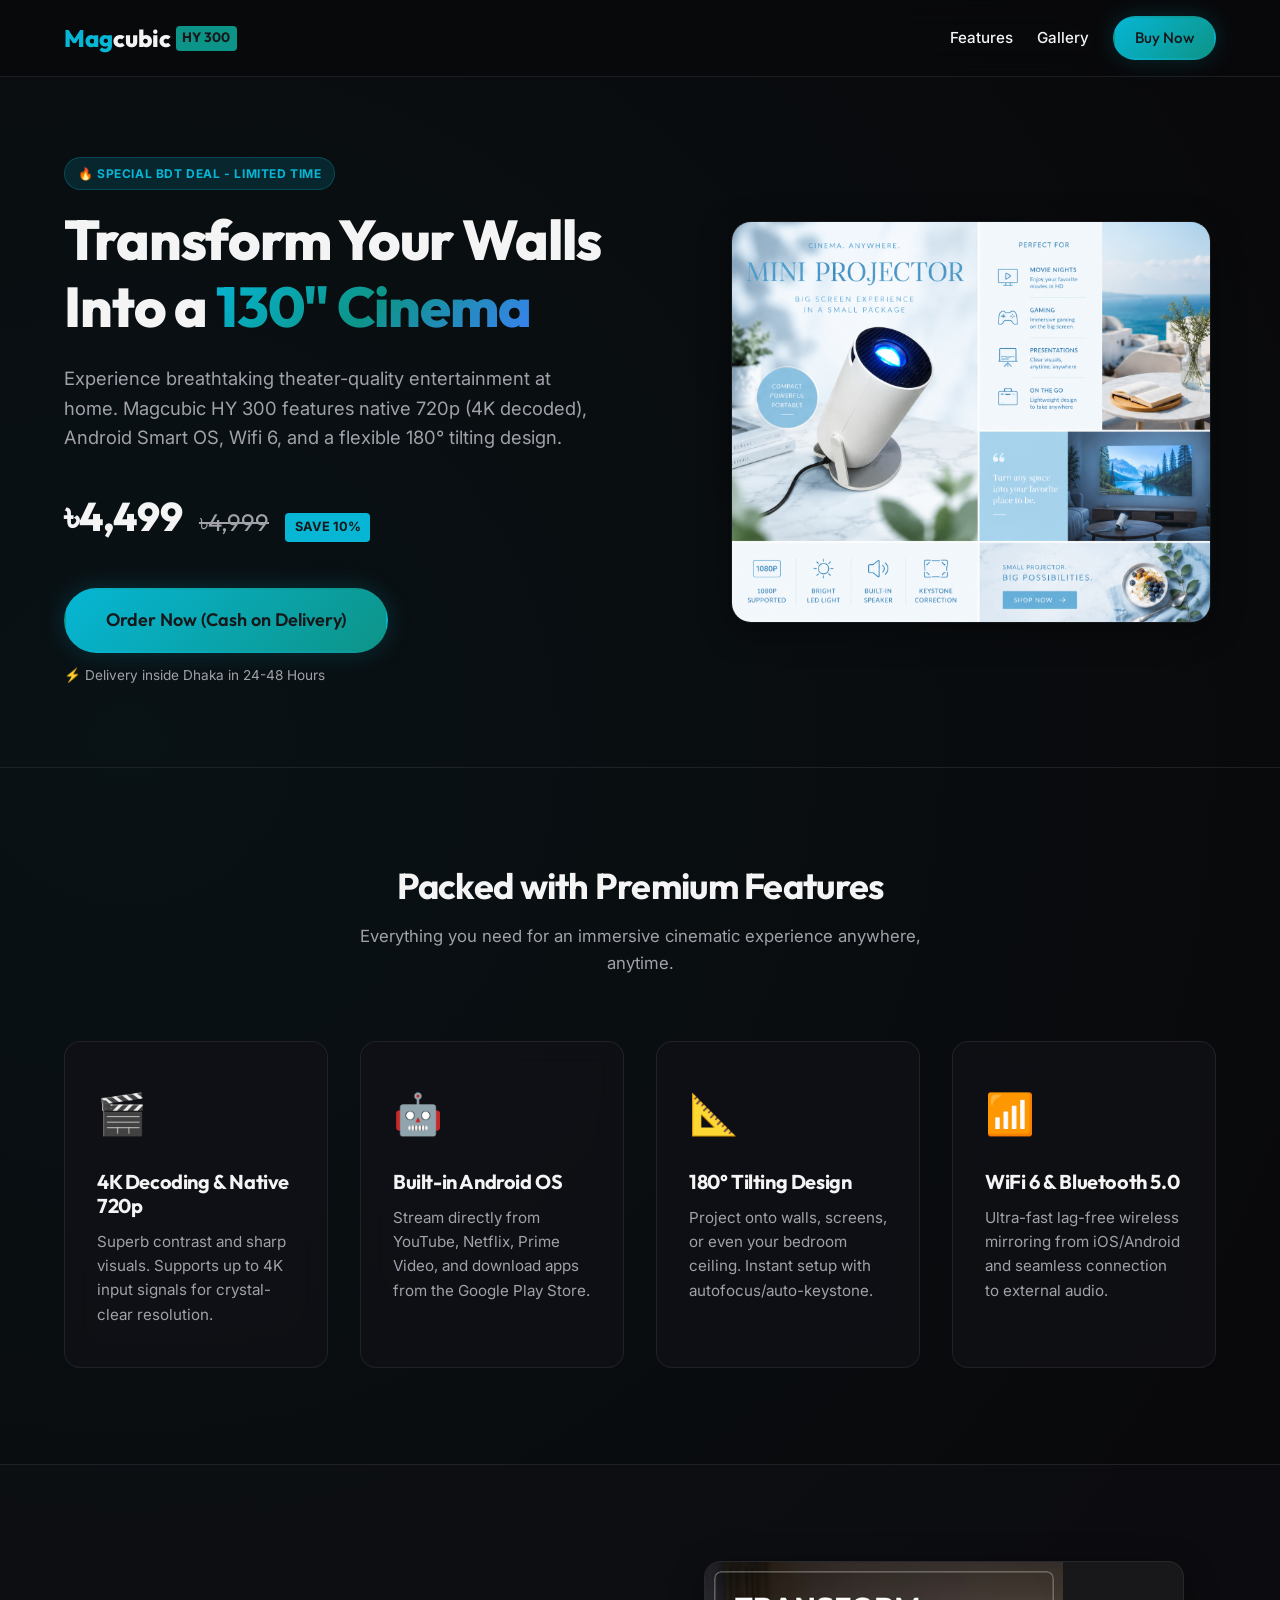
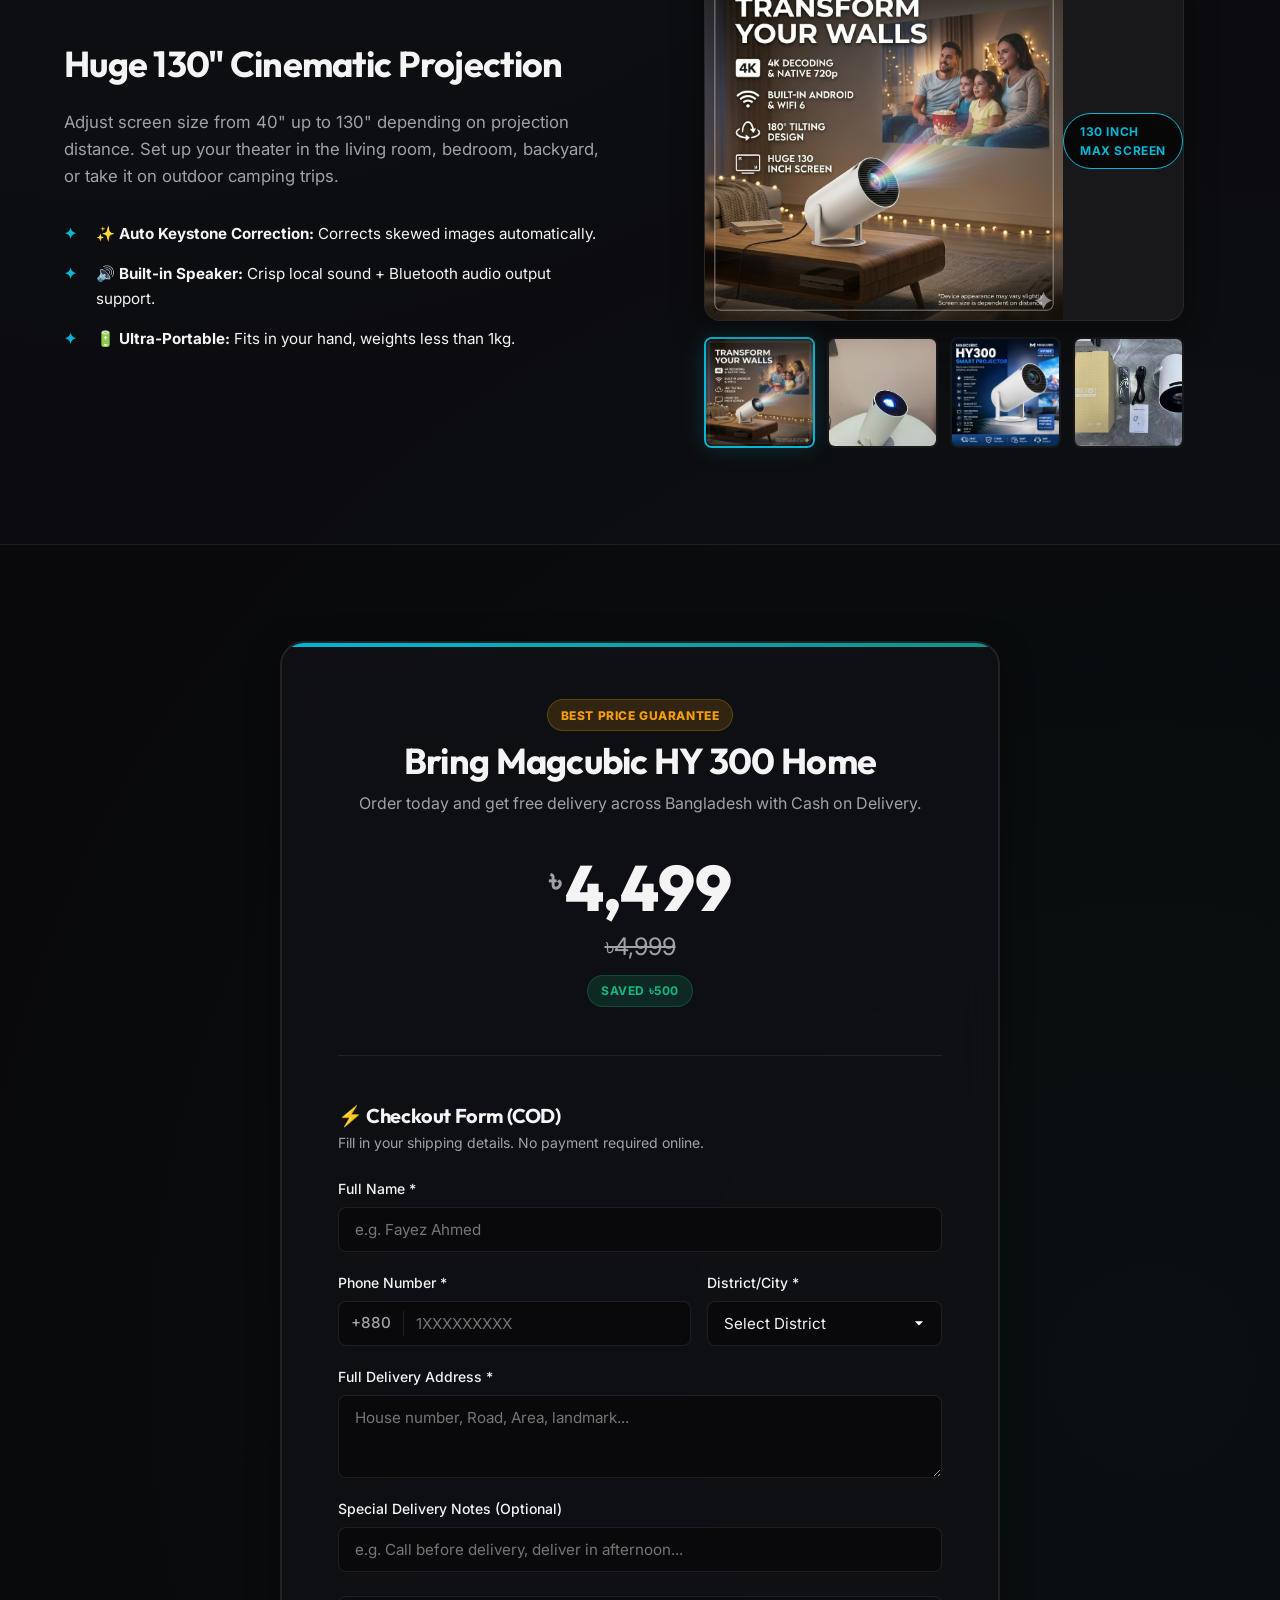
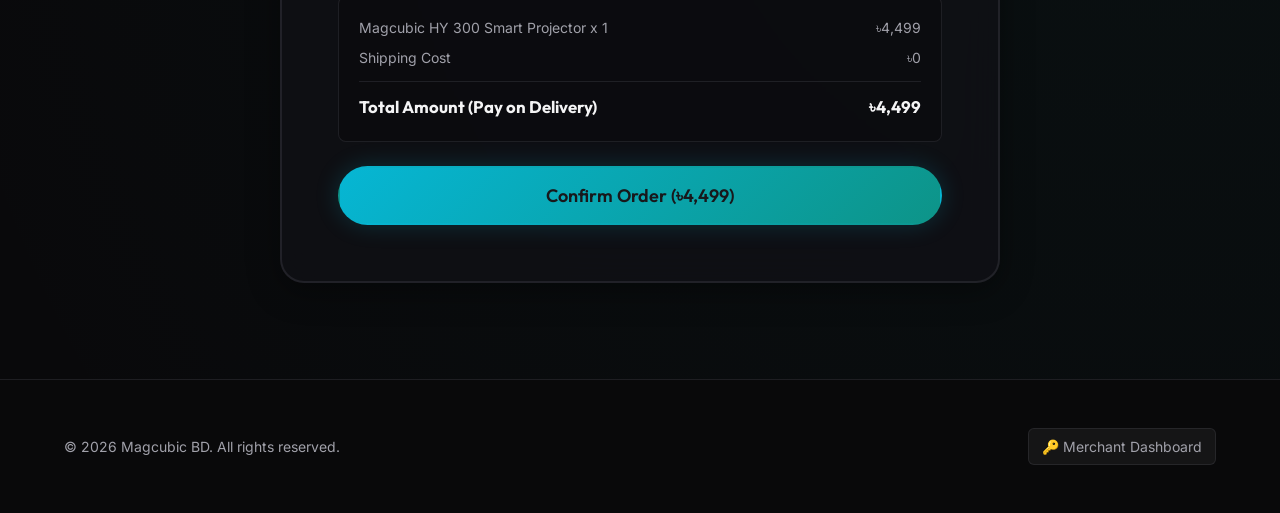
<file: index.html>
<!DOCTYPE html>
<html lang="en">
<head>
  <meta charset="UTF-8">
  <meta name="viewport" content="width=device-width, initial-scale=1.0">
  <title>Magcubic HY 300 - Smart Portable 4K Projector</title>
  <meta name="description" content="Get the Magcubic HY 300 Smart Portable Projector. 4K decoding, native 720p, Android OS, WiFi 6, and 180° tilting design. Special offer: ৳4,499. Cash on delivery across Bangladesh.">
  <!-- Google Fonts -->
  <link rel="preconnect" href="https://fonts.googleapis.com">
  <link rel="preconnect" href="https://fonts.gstatic.com" crossorigin>
  <link href="https://fonts.googleapis.com/css2?family=Inter:wght@300;400;500;600;700&family=Outfit:wght@400;500;600;700;800&display=swap" rel="stylesheet">
  <!-- Stylesheet -->
  <link rel="stylesheet" href="style.css">
<!-- Meta Pixel Code -->
<script>
!function(f,b,e,v,n,t,s)
{if(f.fbq)return;n=f.fbq=function(){n.callMethod?
n.callMethod.apply(n,arguments):n.queue.push(arguments)};
if(!f._fbq)f._fbq=n;n.push=n;n.loaded=!0;n.version='2.0';
n.queue=[];t=b.createElement(e);t.async=!0;
t.src=v;s=b.getElementsByTagName(e)[0];
s.parentNode.insertBefore(t,s)}(window, document,'script',
'https://connect.facebook.net/en_US/fbevents.js');
fbq('init', '1033353149641302');
fbq('track', 'PageView');
</script>
<noscript><img height="1" width="1" style="display:none"
src="https://www.facebook.com/tr?id=1033353149641302&ev=PageView&noscript=1"
/></noscript>
<!-- End Meta Pixel Code -->
</head>
<body>

  <!-- Navigation -->
  <header class="navbar">
    <div class="container navbar-container">
      <div class="logo">
        <span class="logo-accent">Mag</span>cubic<span class="logo-sub">HY 300</span>
      </div>
      <nav class="nav-links">
        <a href="#features">Features</a>
        <a href="#gallery">Gallery</a>
        <a href="#pricing" class="btn btn-primary btn-sm">Buy Now</a>
      </nav>
    </div>
  </header>

  <!-- Hero Section -->
  <section class="hero">
    <div class="container hero-container">
      <div class="hero-content">
        <div class="badge">🔥 Special BDT Deal - Limited Time</div>
        <h1 class="hero-title">Transform Your Walls Into a <span class="gradient-text">130" Cinema</span></h1>
        <p class="hero-description">
          Experience breathtaking theater-quality entertainment at home. Magcubic HY 300 features native 720p (4K decoded), Android Smart OS, Wifi 6, and a flexible 180° tilting design.
        </p>
        
        <div class="hero-price">
          <span class="price-current">৳4,499</span>
          <span class="price-original">৳4,999</span>
          <span class="price-discount">Save 10%</span>
        </div>

        <div class="hero-actions">
          <a href="#checkout-section" class="btn btn-primary btn-lg btn-pulse trigger-checkout">Order Now (Cash on Delivery)</a>
          <p class="cta-subtext">⚡ Delivery inside Dhaka in 24-48 Hours</p>
        </div>
      </div>
      
      <div class="hero-image-wrapper">
        <div class="image-glow"></div>
        <img src="assets/projector_infographic.png" alt="Magcubic HY 300 Smart Projector" class="hero-image animate-hero">
      </div>
    </div>
  </section>

  <!-- Key Specs Grid -->
  <section id="features" class="features">
    <div class="container">
      <div class="section-header">
        <h2 class="section-title">Packed with Premium Features</h2>
        <p class="section-subtitle">Everything you need for an immersive cinematic experience anywhere, anytime.</p>
      </div>

      <div class="features-grid">
        <div class="feature-card">
          <div class="feature-icon">🎬</div>
          <h3>4K Decoding & Native 720p</h3>
          <p>Superb contrast and sharp visuals. Supports up to 4K input signals for crystal-clear resolution.</p>
        </div>
        
        <div class="feature-card">
          <div class="feature-icon">🤖</div>
          <h3>Built-in Android OS</h3>
          <p>Stream directly from YouTube, Netflix, Prime Video, and download apps from the Google Play Store.</p>
        </div>

        <div class="feature-card">
          <div class="feature-icon">📐</div>
          <h3>180° Tilting Design</h3>
          <p>Project onto walls, screens, or even your bedroom ceiling. Instant setup with autofocus/auto-keystone.</p>
        </div>

        <div class="feature-card">
          <div class="feature-icon">📶</div>
          <h3>WiFi 6 & Bluetooth 5.0</h3>
          <p>Ultra-fast lag-free wireless mirroring from iOS/Android and seamless connection to external audio.</p>
        </div>
      </div>
    </div>
  </section>

  <!-- Visual Callout / Gallery -->
  <section id="gallery" class="gallery">
    <div class="container">
      <div class="gallery-wrapper">
        <div class="gallery-content">
          <h2 class="gallery-title">Huge 130" Cinematic Projection</h2>
          <p class="gallery-text">
            Adjust screen size from 40" up to 130" depending on projection distance. Set up your theater in the living room, bedroom, backyard, or take it on outdoor camping trips.
          </p>
          <ul class="gallery-list">
            <li>✨ <strong>Auto Keystone Correction:</strong> Corrects skewed images automatically.</li>
            <li>🔊 <strong>Built-in Speaker:</strong> Crisp local sound + Bluetooth audio output support.</li>
            <li>🔋 <strong>Ultra-Portable:</strong> Fits in your hand, weights less than 1kg.</li>
          </ul>
        </div>
        <div class="gallery-visual">
          <div class="gallery-main-box">
            <img src="assets/projector.jpg" id="gallery-main-img" alt="Magcubic HY 300 Product Gallery" class="gallery-main-image">
            <span class="preview-badge" id="gallery-badge">130 INCH MAX SCREEN</span>
          </div>
          <div class="gallery-thumbnails">
            <img src="assets/projector.jpg" class="gallery-thumb active" data-target="assets/projector.jpg" data-badge="" alt="Magcubic Cinema">
            <img src="assets/gallery_projecting.jpg" class="gallery-thumb" data-target="assets/gallery_projecting.jpg" data-badge="" alt="Magcubic Active Projection">
            <img src="assets/gallery_package.jpg" class="gallery-thumb" data-target="assets/gallery_package.jpg" data-badge="" alt="Magcubic Package Box & Accessories">
            <img src="assets/gallery_ports.jpg" class="gallery-thumb" data-target="assets/gallery_ports.jpg" data-badge="" alt="Magcubic Ports & Interface">
          </div>
        </div>
      </div>
    </div>
  </section>

  <!-- Pricing & Checkout Section -->
  <section id="pricing" class="pricing-checkout">
    <div class="container">
      <div class="pricing-card" id="checkout-section">
        <div class="pricing-header">
          <div class="price-badge">BEST PRICE GUARANTEE</div>
          <h2>Bring Magcubic HY 300 Home</h2>
          <p>Order today and get free delivery across Bangladesh with Cash on Delivery.</p>
        </div>
        
        <div class="price-display">
          <div class="price-main">
            <span class="currency">৳</span>4,499
          </div>
          <div class="price-strike">৳4,999</div>
          <div class="badge badge-success">Saved ৳500</div>
        </div>

        <!-- Checkout Form Panel -->
        <div class="checkout-form-container">
          <h3 class="form-title">⚡ Checkout Form (COD)</h3>
          <p class="form-subtitle">Fill in your shipping details. No payment required online.</p>
        
 
         <form id="checkout-form">
            <div class="form-group">
              <label for="customer-name">Full Name *</label>
              <input type="text" id="customer-name" placeholder="e.g. Fayez Ahmed" required>
            </div>
            
            <div class="form-row">
              <div class="form-group">
                <label for="customer-phone">Phone Number *</label>
                <div class="phone-input-wrapper">
                  <span class="prefix">+880</span>
                  <input type="tel" id="customer-phone" placeholder="1XXXXXXXXX" pattern="[1][3-9][0-9]{8}" title="Please enter a valid 10-digit mobile number after +880 (e.g. 1712345678)" required>
                </div>
              </div>
              
              <div class="form-group">
                <label for="shipping-city">District/City *</label>
                <select id="shipping-city" required>
                  <option value="" disabled selected>Select District</option>
                  <option value="Dhaka">Dhaka (৳60 delivery)</option>
                  <option value="Chittagong">Chittagong (৳120 delivery)</option>
                  <option value="Sylhet">Sylhet (৳120 delivery)</option>
                  <option value="Rajshahi">Rajshahi (৳120 delivery)</option>
                  <option value="Khulna">Khulna (৳120 delivery)</option>
                  <option value="Barisal">Barisal (৳120 delivery)</option>
                  <option value="Rangpur">Rangpur (৳120 delivery)</option>
                  <option value="Mymensingh">Mymensingh (৳120 delivery)</option>
                </select>
              </div>
            </div>
            
            <div class="form-group">
              <label for="customer-address">Full Delivery Address *</label>
              <textarea id="customer-address" rows="3" placeholder="House number, Road, Area, landmark..." required></textarea>
            </div>

            <div class="form-group">
              <label for="order-notes">Special Delivery Notes (Optional)</label>
              <input type="text" id="order-notes" placeholder="e.g. Call before delivery, deliver in afternoon...">
            </div>

            <div class="order-summary-box">
              <div class="summary-line">
                <span>Magcubic HY 300 Smart Projector x 1</span>
                <span>৳4,499</span>
              </div>
              <div class="summary-line">
                <span>Shipping Cost</span>
                <span id="shipping-cost-display">৳0</span>
              </div>
              <hr class="summary-divider">
              <div class="summary-line total">
                <span>Total Amount (Pay on Delivery)</span>
                <span id="total-amount-display">৳4,499</span>
              </div>
            </div>

            <button type="submit" class="btn btn-primary btn-block btn-lg" id="submit-btn">
              <span class="btn-text">Confirm Order (৳4,499)</span>
              <div class="spinner hidden"></div>
            </button>
          </form>
        </div>

        <script>
document.addEventListener('DOMContentLoaded', function() {
  const form = document.getElementById('checkout-form');
  const citySelect = document.getElementById('shipping-city');
  const shippingDisplay = document.getElementById('shipping-cost-display');
  const totalDisplay = document.getElementById('total-amount-display');
  const submitBtn = document.getElementById('submit-btn');
  const btnText = submitBtn.querySelector('.btn-text');
  const spinner = submitBtn.querySelector('.spinner');

  const basePrice = 4499;

  // 1. Map cities to their respective delivery charges
  const shippingRates = {
    'Dhaka': 60,
    'Chittagong': 120,
    'Sylhet': 120,
    'Rajshahi': 120,
    'Khulna': 120,
    'Barisal': 120,
    'Rangpur': 120,
    'Mymensingh': 120
  };

  // 2. Dynamic Price Calculator
  function updatePricing() {
    const selectedCity = citySelect.value;
    const shippingCost = shippingRates[selectedCity] || 0;
    const totalAmount = basePrice + shippingCost;

    // Update the UI texts
    shippingDisplay.textContent = `৳${shippingCost}`;
    totalDisplay.textContent = `৳${totalAmount.toLocaleString()}`;
    btnText.textContent = `Confirm Order (৳${totalAmount.toLocaleString()})`;
  }

  // Listen for city changes to recalculate costs
  citySelect.addEventListener('change', updatePricing);

  // 3. Form Submission to SheetDB
  form.addEventListener('submit', function(e) {
    e.preventDefault();

    // Show loading spinner & disable button to prevent double submissions
    submitBtn.disabled = true;
    btnText.textContent = 'Processing Order...';
    if (spinner) spinner.classList.remove('hidden');

    const selectedCity = citySelect.value;
    const shippingCost = shippingRates[selectedCity] || 0;
    const finalTotal = basePrice + shippingCost;
    
    // Format full phone number with country prefix
    const rawPhone = document.getElementById('customer-phone').value;
    const fullPhone = `+880${rawPhone}`;

    // Get current date and time
    const orderDate = new Date().toLocaleString('en-US', { timeZone: 'Asia/Dhaka' });

    // REPLACE THIS URL WITH YOUR ACTUAL SHEETDB API URL
    const sheetDbUrl = 'https://sheetdb.io/api/v1/tmtjky629gif2'; 

    const orderData = {
order_id: '', // Leaves empty or assign a generator if needed
      date: orderDate,
      name: document.getElementById('customer-name').value,
      phone: fullPhone,
      district: selectedCity,
      address: document.getElementById('customer-address').value, // 
      total_amount: `৳${finalTotal}`,
      note: document.getElementById('order-notes').value || 'N/A',
      total_price: `৳${finalTotal}`
    };

    fetch(sheetDbUrl, {
      method: 'POST',
      headers: {
        'Accept': 'application/json',
        'Content-Type': 'application/json'
      },
      body: JSON.stringify({ data: orderData })
    })
    .then(response => response.json())
    .then(data => {
      if (data.created === 1) {
        alert('🎉 Order Confirmed Successfully! We will call you soon.');
        form.reset();
        updatePricing(); // Reset pricing displays to default
      } else {
        alert('❌ Order failed. Please try again or contact support.');
      }
    })
    .catch(error => {
      console.error('Submission Error:', error);
      alert('❌ Connection error. Please check your internet and try again.');
    })
    .finally(() => {
      // Restore button status
      submitBtn.disabled = false;
      if (spinner) spinner.classList.add('hidden');
      updatePricing();
    });
  });
});
</script>

        <!-- Success Modal / Card (Hidden by default) -->
        <div id="success-message" class="success-card hidden">
          <div class="success-icon">✓</div>
          <h2>Order Confirmed!</h2>
          <p class="success-subtitle">Thank you for your order. We will contact you soon to verify.</p>
          
          <div class="success-details">
            <div class="detail-row">
              <span>Order ID:</span>
              <strong id="success-order-id">#AB-1024</strong>
            </div>
            <div class="detail-row">
              <span>Estimated Delivery:</span>
              <strong id="success-delivery-time">Within 24-48 Hours</strong>
            </div>
            <div class="detail-row">
              <span>Amount to Pay (COD):</span>
              <strong id="success-total-amount">৳4,559</strong>
            </div>
          </div>
          
          <button id="order-another-btn" class="btn btn-outline btn-block">Order Another Projector</button>
        </div>

      </div>
    </div>
  </section>

  <!-- Footer -->
  <footer class="footer">
    <div class="container footer-container">
      <p class="copyright">&copy; 2026 Magcubic BD. All rights reserved.</p>
      <div class="footer-links">
        <a href="dashboard.html" class="merchant-link">🔑 Merchant Dashboard</a>
      </div>
    </div>
  </footer>

  <script src="app.js"></script>
</body>
</html>
</file>
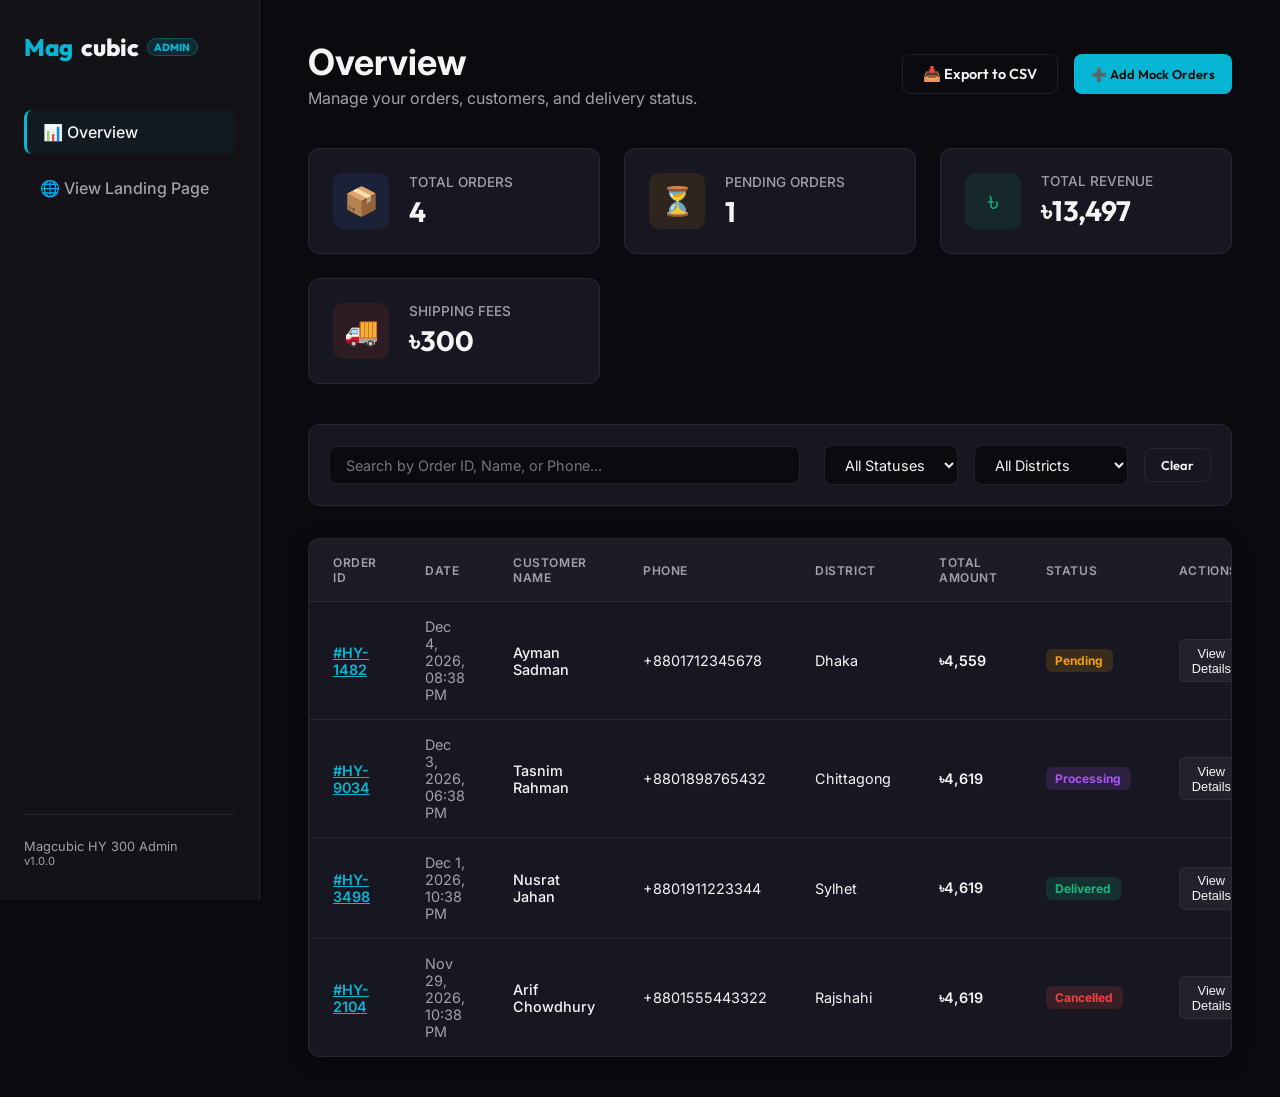
<file: dashboard.html>
<!DOCTYPE html>
<html lang="en">
<head>
  <meta charset="UTF-8">
  <meta name="viewport" content="width=device-width, initial-scale=1.0">
  <title>Magcubic HY 300 - Merchant Dashboard</title>
  <!-- Google Fonts -->
  <link rel="preconnect" href="https://fonts.googleapis.com">
  <link rel="preconnect" href="https://fonts.gstatic.com" crossorigin>
  <link href="https://fonts.googleapis.com/css2?family=Inter:wght@300;400;500;600;700&family=Outfit:wght@400;500;600;700;800&display=swap" rel="stylesheet">
  <!-- Stylesheet -->
  <link rel="stylesheet" href="dashboard.css">
</head>
<body>

  <!-- Sidebar -->
  <aside class="sidebar">
    <div class="sidebar-header">
      <span class="logo-accent">Mag</span>cubic <span class="badge badge-admin">Admin</span>
    </div>
    
    <nav class="sidebar-nav">
      <a href="#" class="nav-item active">📊 Overview</a>
      <a href="index.html" class="nav-item">🌐 View Landing Page</a>
    </nav>
    
    <div class="sidebar-footer">
      <p>Magcubic HY 300 Admin</p>
      <span>v1.0.0</span>
    </div>
  </aside>

  <!-- Main Content Canvas -->
  <main class="main-content">
    
    <!-- Top Header -->
    <header class="dashboard-header">
      <div class="header-title">
        <h1>Overview</h1>
        <p>Manage your orders, customers, and delivery status.</p>
      </div>
      <div class="header-actions">
        <button id="btn-export-csv" class="btn btn-outline">📥 Export to CSV</button>
        <button id="btn-add-mock" class="btn btn-primary btn-sm">➕ Add Mock Orders</button>
      </div>
    </header>

    <!-- Stats Section -->
    <section class="stats-grid">
      <div class="stat-card">
        <div class="stat-icon info">📦</div>
        <div class="stat-data">
          <h3>Total Orders</h3>
          <p id="stat-total-orders">0</p>
        </div>
      </div>
      
      <div class="stat-card">
        <div class="stat-icon warning">⏳</div>
        <div class="stat-data">
          <h3>Pending Orders</h3>
          <p id="stat-pending-orders">0</p>
        </div>
      </div>

      <div class="stat-card">
        <div class="stat-icon success">৳</div>
        <div class="stat-data">
          <h3>Total Revenue</h3>
          <p id="stat-total-revenue">৳0</p>
        </div>
      </div>

      <div class="stat-card">
        <div class="stat-icon danger">🚚</div>
        <div class="stat-data">
          <h3>Shipping Fees</h3>
          <p id="stat-shipping-fees">৳0</p>
        </div>
      </div>
    </section>

    <!-- Filter & Search Panel -->
    <section class="filter-panel">
      <div class="search-box">
        <input type="text" id="search-input" placeholder="Search by Order ID, Name, or Phone...">
      </div>
      <div class="filter-options">
        <select id="filter-status">
          <option value="All">All Statuses</option>
          <option value="Pending">Pending</option>
          <option value="Processing">Processing</option>
          <option value="Shipped">Shipped</option>
          <option value="Delivered">Delivered</option>
          <option value="Cancelled">Cancelled</option>
        </select>

        <select id="filter-district">
          <option value="All">All Districts</option>
          <option value="Dhaka">Dhaka</option>
          <option value="Chittagong">Chittagong</option>
          <option value="Sylhet">Sylhet</option>
          <option value="Rajshahi">Rajshahi</option>
          <option value="Khulna">Khulna</option>
          <option value="Barisal">Barisal</option>
          <option value="Rangpur">Rangpur</option>
          <option value="Mymensingh">Mymensingh</option>
          <option value="Outside">Outside Dhaka</option>
        </select>

        <button id="btn-clear-filters" class="btn btn-outline btn-sm">Clear</button>
      </div>
    </section>

    <!-- Orders Table Section -->
    <section class="table-container">
      <table class="orders-table">
        <thead>
          <tr>
            <th>Order ID</th>
            <th>Date</th>
            <th>Customer Name</th>
            <th>Phone</th>
            <th>District</th>
            <th>Total Amount</th>
            <th>Status</th>
            <th>Actions</th>
          </tr>
        </thead>
        <tbody id="orders-table-body">
          <!-- Dynamically populated -->
          <tr>
            <td colspan="8" class="text-center py-5">No orders found. Enter a mock order or submit from the landing page.</td>
          </tr>
        </tbody>
      </table>
    </section>
  </main>

  <!-- Details & Actions Modal (Hidden by default) -->
  <div id="details-modal" class="modal-overlay hidden">
    <div class="modal-card">
      <div class="modal-header">
        <h2>Order Details <span id="modal-title-id">#HY-1234</span></h2>
        <button id="close-modal-btn" class="close-btn">&times;</button>
      </div>
      <div class="modal-body">
        <div class="modal-section">
          <h3>Customer Details</h3>
          <table class="details-table">
            <tr>
              <td>Name:</td>
              <td id="modal-cust-name">Fayez Ahmed</td>
            </tr>
            <tr>
              <td>Phone:</td>
              <td id="modal-cust-phone">+8801712345678</td>
            </tr>
            <tr>
              <td>District:</td>
              <td id="modal-cust-district">Dhaka</td>
            </tr>
            <tr>
              <td>Address:</td>
              <td id="modal-cust-address">House 12, Road 4, Sector 7, Uttara, Dhaka</td>
            </tr>
            <tr>
              <td>Notes:</td>
              <td id="modal-order-notes" class="text-italic">Deliver in the evening please.</td>
            </tr>
          </table>
        </div>

        <div class="modal-section">
          <h3>Order Details</h3>
          <table class="details-table">
            <tr>
              <td>Product:</td>
              <td>Magcubic HY 300 Smart Projector</td>
            </tr>
            <tr>
              <td>Price:</td>
              <td id="modal-product-price">৳4,499</td>
            </tr>
            <tr>
              <td>Shipping:</td>
              <td id="modal-shipping-cost">৳60</td>
            </tr>
            <tr class="highlight-row">
              <td>Total COD:</td>
              <td id="modal-total-amount">৳4,559</td>
            </tr>
          </table>
        </div>

        <div class="modal-section">
          <h3>Delivery Helpers (Manual Courier copy)</h3>
          <p class="section-help">Click to copy details in formats easy to paste into Courier Portals (e.g. Steadfast Courier).</p>
          <div class="helper-buttons">
            <button id="btn-copy-address" class="btn btn-outline btn-sm">📋 Copy Full Address</button>
            <button id="btn-copy-steadfast" class="btn btn-outline btn-sm">🚚 Copy for Steadfast COD</button>
          </div>
          <textarea id="copy-helper-area" class="hidden-textarea"></textarea>
        </div>
      </div>
      <div class="modal-footer">
        <div class="status-edit-wrapper">
          <label for="modal-status-select">Change Status:</label>
          <select id="modal-status-select">
            <option value="Pending">Pending</option>
            <option value="Processing">Processing</option>
            <option value="Shipped">Shipped</option>
            <option value="Delivered">Delivered</option>
            <option value="Cancelled">Cancelled</option>
          </select>
        </div>
        <button id="btn-delete-order" class="btn btn-outline text-danger">🗑️ Delete Order</button>
      </div>
    </div>
  </div>

  <script src="dashboard.js"></script>
</body>
</html>
</file>
<file: style.css>
/* Base & Color Tokens */
:root {
  --font-heading: 'Outfit', -apple-system, BlinkMacSystemFont, "Segoe UI", Roboto, sans-serif;
  --font-body: 'Inter', -apple-system, BlinkMacSystemFont, "Segoe UI", Roboto, sans-serif;
  
  --bg-main: #09090b;
  --bg-surface: rgba(18, 18, 24, 0.7);
  --bg-card: rgba(24, 24, 35, 0.5);
  
  --border-color: rgba(63, 63, 70, 0.4);
  --border-focus: #06b6d4;
  
  --color-primary: #06b6d4;      /* Cyber cyan */
  --color-primary-hover: #0891b2;
  --color-secondary: #0d9488;    /* Teal */
  --color-success: #10b981;      /* Emerald */
  --color-warning: #f59e0b;      /* Amber */
  --color-danger: #ef4444;       /* Rose */
  
  --text-main: #f4f4f5;          /* Zinc 100 */
  --text-muted: #a1a1aa;         /* Zinc 400 */
  --text-dark: #18181b;          /* Zinc 900 */
  
  --shadow-glow: 0 0 25px rgba(6, 182, 212, 0.2);
  --shadow-card: 0 8px 32px 0 rgba(0, 0, 0, 0.37);
  --transition: all 0.3s cubic-bezier(0.4, 0, 0.2, 1);
}

/* Reset */
* {
  box-sizing: border-box;
  margin: 0;
  padding: 0;
}

html {
  scroll-behavior: smooth;
  font-size: 16px;
}

body {
  background-color: var(--bg-main);
  color: var(--text-main);
  font-family: var(--font-body);
  line-height: 1.6;
  overflow-x: hidden;
  background-image: 
    radial-gradient(circle at 10% 20%, rgba(6, 182, 212, 0.05) 0%, transparent 40%),
    radial-gradient(circle at 90% 80%, rgba(13, 148, 136, 0.05) 0%, transparent 40%);
}

.container {
  width: 100%;
  max-width: 1200px;
  margin: 0 auto;
  padding: 0 1.5rem;
}

/* Typography */
h1, h2, h3, h4 {
  font-family: var(--font-heading);
  font-weight: 700;
  letter-spacing: -0.02em;
  line-height: 1.2;
}

a {
  color: inherit;
  text-decoration: none;
  transition: var(--transition);
}

/* Custom Utilities */
.gradient-text {
  background: linear-gradient(135deg, #06b6d4 0%, #0d9488 50%, #3b82f6 100%);
  -webkit-background-clip: text;
  -webkit-text-fill-color: transparent;
}

.hidden {
  display: none !important;
}

/* Buttons */
.btn {
  display: inline-flex;
  align-items: center;
  justify-content: center;
  font-family: var(--font-heading);
  font-weight: 600;
  padding: 0.75rem 1.75rem;
  border-radius: 9999px;
  cursor: pointer;
  transition: var(--transition);
  border: 2px solid transparent;
  text-align: center;
}

.btn-primary {
  background: linear-gradient(135deg, var(--color-primary) 0%, var(--color-secondary) 100%);
  color: var(--text-dark);
  box-shadow: var(--shadow-glow);
}

.btn-primary:hover {
  transform: translateY(-2px);
  box-shadow: 0 0 35px rgba(6, 182, 212, 0.4);
  filter: brightness(1.1);
}

.btn-outline {
  background: transparent;
  color: var(--text-main);
  border-color: var(--border-color);
}

.btn-outline:hover {
  background: rgba(255, 255, 255, 0.05);
  border-color: var(--text-main);
}

.btn-sm {
  padding: 0.5rem 1.25rem;
  font-size: 0.875rem;
}

.btn-lg {
  padding: 1rem 2.5rem;
  font-size: 1.125rem;
}

.btn-block {
  display: flex;
  width: 100%;
}

.btn-pulse {
  animation: pulse 2s infinite;
}

@keyframes pulse {
  0% {
    box-shadow: 0 0 0 0 rgba(6, 182, 212, 0.5);
  }
  70% {
    box-shadow: 0 0 0 15px rgba(6, 182, 212, 0);
  }
  100% {
    box-shadow: 0 0 0 0 rgba(6, 182, 212, 0);
  }
}

/* Badges */
.badge {
  display: inline-block;
  padding: 0.35rem 0.8rem;
  font-size: 0.75rem;
  font-weight: 700;
  text-transform: uppercase;
  border-radius: 9999px;
  background: rgba(6, 182, 212, 0.15);
  color: var(--color-primary);
  border: 1px solid rgba(6, 182, 212, 0.25);
  letter-spacing: 0.05em;
  margin-bottom: 1rem;
}

.badge-success {
  background: rgba(16, 185, 129, 0.15);
  color: var(--color-success);
  border-color: rgba(16, 185, 129, 0.25);
}

/* Navbar */
.navbar {
  position: sticky;
  top: 0;
  z-index: 100;
  backdrop-filter: blur(16px);
  -webkit-backdrop-filter: blur(16px);
  background: rgba(9, 9, 11, 0.8);
  border-bottom: 1px solid var(--border-color);
  padding: 1rem 0;
}

.navbar-container {
  display: flex;
  align-items: center;
  justify-content: space-between;
}

.logo {
  font-family: var(--font-heading);
  font-size: 1.5rem;
  font-weight: 800;
  color: var(--text-main);
  display: flex;
  align-items: center;
}

.logo-accent {
  color: var(--color-primary);
}

.logo-sub {
  font-size: 0.85rem;
  background: var(--color-secondary);
  color: var(--text-dark);
  padding: 0.1rem 0.4rem;
  border-radius: 4px;
  margin-left: 0.3rem;
  font-weight: 700;
}

.nav-links {
  display: flex;
  align-items: center;
  gap: 1.5rem;
}

.nav-links a {
  font-weight: 500;
  font-size: 0.95rem;
}

.nav-links a:not(.btn):hover {
  color: var(--color-primary);
}

/* Hero Section */
.hero {
  padding: 5rem 0;
  position: relative;
}

.hero-container {
  display: grid;
  grid-template-columns: 1.1fr 0.9fr;
  align-items: center;
  gap: 4rem;
}

.hero-title {
  font-size: 3.5rem;
  font-weight: 800;
  margin-bottom: 1.5rem;
}

.hero-description {
  color: var(--text-muted);
  font-size: 1.15rem;
  margin-bottom: 2rem;
  max-width: 540px;
}

.hero-price {
  display: flex;
  align-items: baseline;
  gap: 1rem;
  margin-bottom: 2.5rem;
}

.price-current {
  font-family: var(--font-heading);
  font-size: 2.5rem;
  font-weight: 800;
  color: var(--text-main);
}

.price-original {
  font-family: var(--font-heading);
  font-size: 1.5rem;
  text-decoration: line-through;
  color: var(--text-muted);
}

.price-discount {
  background: var(--color-primary);
  color: var(--text-dark);
  padding: 0.25rem 0.6rem;
  font-size: 0.8rem;
  font-weight: 700;
  border-radius: 4px;
  text-transform: uppercase;
}

.hero-actions {
  display: flex;
  flex-direction: column;
  align-items: flex-start;
  gap: 0.75rem;
}

.cta-subtext {
  font-size: 0.85rem;
  color: var(--text-muted);
  display: flex;
  align-items: center;
  gap: 0.3rem;
}

.hero-image-wrapper {
  position: relative;
  display: flex;
  justify-content: center;
  align-items: center;
}

.image-glow {
  position: absolute;
  width: 90%;
  height: 90%;
  background: radial-gradient(circle, rgba(6, 182, 212, 0.15) 0%, transparent 70%);
  z-index: 1;
  filter: blur(20px);
}

.hero-image {
  position: relative;
  z-index: 2;
  width: 100%;
  max-width: 480px;
  height: auto;
  border-radius: 20px;
  box-shadow: var(--shadow-card);
  border: 1px solid rgba(255, 255, 255, 0.05);
  animation: float 6s ease-in-out infinite;
}

@keyframes float {
  0% { transform: translateY(0px); }
  50% { transform: translateY(-10px); }
  100% { transform: translateY(0px); }
}

/* Features Grid */
.features {
  padding: 6rem 0;
  border-top: 1px solid var(--border-color);
}

.section-header {
  text-align: center;
  max-width: 600px;
  margin: 0 auto 4rem auto;
}

.section-title {
  font-size: 2.25rem;
  margin-bottom: 1rem;
}

.section-subtitle {
  color: var(--text-muted);
  font-size: 1.05rem;
}

.features-grid {
  display: grid;
  grid-template-columns: repeat(auto-fit, minmax(260px, 1fr));
  gap: 2rem;
}

.feature-card {
  background: var(--bg-surface);
  border: 1px solid var(--border-color);
  padding: 2.5rem 2rem;
  border-radius: 16px;
  backdrop-filter: blur(12px);
  -webkit-backdrop-filter: blur(12px);
  transition: var(--transition);
}

.feature-card:hover {
  transform: translateY(-5px);
  border-color: var(--color-primary);
  box-shadow: 0 12px 40px rgba(6, 182, 212, 0.08);
}

.feature-icon {
  font-size: 2.5rem;
  margin-bottom: 1.5rem;
}

.feature-card h3 {
  font-size: 1.25rem;
  margin-bottom: 0.75rem;
}

.feature-card p {
  color: var(--text-muted);
  font-size: 0.95rem;
}

/* Gallery Section */
.gallery {
  padding: 6rem 0;
  background: rgba(18, 18, 24, 0.4);
  border-top: 1px solid var(--border-color);
}

.gallery-wrapper {
  display: grid;
  grid-template-columns: 1fr 1fr;
  align-items: center;
  gap: 4rem;
}

.gallery-title {
  font-size: 2.25rem;
  margin-bottom: 1.5rem;
}

.gallery-text {
  color: var(--text-muted);
  margin-bottom: 2rem;
  font-size: 1.05rem;
}

.gallery-list {
  list-style: none;
}

.gallery-list li {
  margin-bottom: 1rem;
  position: relative;
  padding-left: 2rem;
  font-size: 0.95rem;
}

.gallery-list li::before {
  content: "✦";
  position: absolute;
  left: 0;
  color: var(--color-primary);
  font-weight: bold;
}

.gallery-visual {
  display: flex;
  justify-content: center;
}

.video-preview-card {
  width: 100%;
  max-width: 480px;
  aspect-ratio: 16/9;
  border-radius: 16px;
  background: #18181b;
  overflow: hidden;
  border: 1px solid var(--border-color);
  box-shadow: var(--shadow-card);
  position: relative;
}

.projection-simulation {
  width: 100%;
  height: 100%;
  background-image: linear-gradient(rgba(0,0,0,0.5), rgba(0,0,0,0.5)), url('assets/projector.jpg');
  background-size: cover;
  background-position: center;
  display: flex;
  align-items: center;
  justify-content: center;
  transition: var(--transition);
}

.projection-simulation:hover {
  background-image: linear-gradient(rgba(0,0,0,0.1), rgba(0,0,0,0.1)), url('assets/projector.jpg');
}

.preview-badge {
  background: rgba(0, 0, 0, 0.7);
  padding: 0.5rem 1rem;
  border-radius: 9999px;
  font-size: 0.75rem;
  font-weight: 700;
  letter-spacing: 0.05em;
  border: 1px solid var(--color-primary);
  color: var(--color-primary);
}

/* Pricing & Checkout Section */
.pricing-checkout {
  padding: 6rem 0;
  border-top: 1px solid var(--border-color);
}

.pricing-card {
  max-width: 720px;
  margin: 0 auto;
  background: var(--bg-surface);
  border: 2px solid var(--border-color);
  border-radius: 24px;
  padding: 3.5rem;
  backdrop-filter: blur(20px);
  -webkit-backdrop-filter: blur(20px);
  box-shadow: var(--shadow-card);
  position: relative;
  overflow: hidden;
}

.pricing-card::before {
  content: "";
  position: absolute;
  top: 0;
  left: 0;
  width: 100%;
  height: 4px;
  background: linear-gradient(90deg, var(--color-primary) 0%, var(--color-secondary) 100%);
}

.pricing-header {
  text-align: center;
  margin-bottom: 2.5rem;
}

.pricing-header h2 {
  font-size: 2.25rem;
  margin-top: 0.5rem;
  margin-bottom: 0.5rem;
}

.pricing-header p {
  color: var(--text-muted);
}

.price-badge {
  display: inline-block;
  background: rgba(245, 158, 11, 0.15);
  color: var(--color-warning);
  font-size: 0.75rem;
  font-weight: 800;
  padding: 0.35rem 0.8rem;
  border-radius: 9999px;
  border: 1px solid rgba(245, 158, 11, 0.25);
  letter-spacing: 0.05em;
}

.price-display {
  display: flex;
  flex-direction: column;
  align-items: center;
  gap: 0.5rem;
  margin-bottom: 3rem;
  padding-bottom: 2rem;
  border-bottom: 1px solid var(--border-color);
}

.price-main {
  font-family: var(--font-heading);
  font-size: 4rem;
  font-weight: 800;
  display: flex;
  align-items: flex-start;
  line-height: 1;
}

.price-main .currency {
  font-size: 2rem;
  margin-top: 0.5rem;
  margin-right: 0.25rem;
  color: var(--text-muted);
}

.price-strike {
  font-size: 1.5rem;
  text-decoration: line-through;
  color: var(--text-muted);
}

/* Form Styles */
.checkout-form-container {
  transition: var(--transition);
}

.form-title {
  font-size: 1.25rem;
  margin-bottom: 0.25rem;
}

.form-subtitle {
  color: var(--text-muted);
  font-size: 0.875rem;
  margin-bottom: 1.5rem;
}

.form-group {
  margin-bottom: 1.25rem;
  display: flex;
  flex-direction: column;
  gap: 0.4rem;
}

.form-row {
  display: grid;
  grid-template-columns: 1.2fr 0.8fr;
  gap: 1rem;
}

label {
  font-size: 0.875rem;
  font-weight: 500;
  color: var(--text-main);
}

input[type="text"],
input[type="tel"],
select,
textarea {
  background: rgba(9, 9, 11, 0.8);
  border: 1px solid var(--border-color);
  color: var(--text-main);
  padding: 0.75rem 1rem;
  border-radius: 8px;
  font-family: var(--font-body);
  font-size: 0.95rem;
  transition: var(--transition);
  width: 100%;
}

input:focus,
select:focus,
textarea:focus {
  outline: none;
  border-color: var(--border-focus);
  box-shadow: 0 0 10px rgba(6, 182, 212, 0.15);
}

.phone-input-wrapper {
  display: flex;
  align-items: center;
  background: rgba(9, 9, 11, 0.8);
  border: 1px solid var(--border-color);
  border-radius: 8px;
  overflow: hidden;
  transition: var(--transition);
}

.phone-input-wrapper:focus-within {
  border-color: var(--border-focus);
  box-shadow: 0 0 10px rgba(6, 182, 212, 0.15);
}

.phone-input-wrapper .prefix {
  padding: 0 0.75rem;
  color: var(--text-muted);
  font-size: 0.95rem;
  border-right: 1px solid var(--border-color);
  font-weight: 500;
}

.phone-input-wrapper input {
  border: none;
  background: transparent;
  padding: 0.75rem 0.75rem;
}

.phone-input-wrapper input:focus {
  border: none;
  box-shadow: none;
}

select {
  appearance: none;
  background-image: url("data:image/svg+xml;utf8,<svg fill='white' height='24' viewBox='0 0 24 24' width='24' xmlns='http://www.w3.org/2000/svg'><path d='M7 10l5 5 5-5z'/><path d='M0 0h24v24H0z' fill='none'/></svg>");
  background-repeat: no-repeat;
  background-position: right 0.75rem center;
  background-size: 1.25rem;
  padding-right: 2.2rem;
}

/* Order Summary Box */
.order-summary-box {
  background: rgba(9, 9, 11, 0.5);
  border: 1px solid var(--border-color);
  border-radius: 8px;
  padding: 1.25rem;
  margin-top: 1.5rem;
  margin-bottom: 1.5rem;
}

.summary-line {
  display: flex;
  justify-content: space-between;
  font-size: 0.875rem;
  color: var(--text-muted);
  margin-bottom: 0.5rem;
}

.summary-line:last-of-type {
  margin-bottom: 0;
}

.summary-divider {
  border: none;
  border-top: 1px solid var(--border-color);
  margin: 0.75rem 0;
}

.summary-line.total {
  font-family: var(--font-heading);
  font-size: 1.05rem;
  font-weight: 700;
  color: var(--text-main);
}

/* Loading Spinner */
.spinner {
  width: 1.5rem;
  height: 1.5rem;
  border: 3px solid rgba(255, 255, 255, 0.2);
  border-radius: 50%;
  border-top-color: #000;
  animation: spin 0.8s linear infinite;
}

@keyframes spin {
  to { transform: rotate(360deg); }
}

/* Success Card */
.success-card {
  text-align: center;
  animation: fadeIn 0.5s ease-out forwards;
}

@keyframes fadeIn {
  from { opacity: 0; transform: translateY(10px); }
  to { opacity: 1; transform: translateY(0); }
}

.success-icon {
  width: 4.5rem;
  height: 4.5rem;
  background: rgba(16, 185, 129, 0.15);
  border: 2px solid var(--color-success);
  color: var(--color-success);
  border-radius: 50%;
  display: flex;
  align-items: center;
  justify-content: center;
  font-size: 2.25rem;
  font-weight: bold;
  margin: 0 auto 1.5rem auto;
}

.success-card h2 {
  font-size: 2rem;
  margin-bottom: 0.5rem;
}

.success-subtitle {
  color: var(--text-muted);
  margin-bottom: 2rem;
}

.success-details {
  background: rgba(9, 9, 11, 0.5);
  border: 1px solid var(--border-color);
  border-radius: 12px;
  padding: 1.5rem;
  text-align: left;
  margin-bottom: 2rem;
  display: flex;
  flex-direction: column;
  gap: 0.75rem;
}

.detail-row {
  display: flex;
  justify-content: space-between;
  font-size: 0.95rem;
}

.detail-row span {
  color: var(--text-muted);
}

.detail-row strong {
  color: var(--text-main);
}

/* Footer */
.footer {
  padding: 3rem 0;
  border-top: 1px solid var(--border-color);
  background: rgba(9, 9, 11, 0.9);
}

.footer-container {
  display: flex;
  justify-content: space-between;
  align-items: center;
  flex-wrap: wrap;
  gap: 1.5rem;
}

.copyright {
  color: var(--text-muted);
  font-size: 0.875rem;
}

.footer-links {
  display: flex;
  gap: 1.5rem;
}

.merchant-link {
  font-size: 0.875rem;
  color: var(--text-muted);
  background: rgba(255, 255, 255, 0.05);
  padding: 0.4rem 0.8rem;
  border-radius: 6px;
  border: 1px solid var(--border-color);
}

.merchant-link:hover {
  background: rgba(255, 255, 255, 0.1);
  color: var(--text-main);
  border-color: var(--text-muted);
}

/* Responsive Rules */
@media (max-width: 992px) {
  .hero-container {
    grid-template-columns: 1fr;
    gap: 3rem;
    text-align: center;
  }
  
  .hero-actions {
    align-items: center;
    width: 100%;
  }
  
  .hero-actions .btn {
    width: 100%;
    max-width: 400px;
  }
  
  .hero-price {
    justify-content: center;
  }
  
  .hero-description {
    margin-left: auto;
    margin-right: auto;
  }
  
  .gallery-wrapper {
    grid-template-columns: 1fr;
    gap: 3rem;
  }
}

@media (max-width: 768px) {
  .hero-title {
    font-size: 2.5rem;
  }
  
  .pricing-card {
    padding: 2rem 1.25rem;
  }
  
  .price-main {
    font-size: 3rem;
  }
  
  .form-row {
    grid-template-columns: 1fr;
  }
  
  .navbar-container {
    flex-direction: column;
    gap: 1rem;
  }
  
  .nav-links {
    width: 100%;
    justify-content: center;
    font-size: 0.875rem;
  }
}

/* Interactive Gallery Styles */
.gallery-visual {
  display: flex;
  flex-direction: column;
  gap: 1rem;
  width: 100%;
  align-items: center;
}

.gallery-main-box {
  position: relative;
  width: 100%;
  max-width: 480px;
  aspect-ratio: 4/3;
  border-radius: 16px;
  overflow: hidden;
  border: 1px solid var(--border-color);
  box-shadow: var(--shadow-card);
  background: #18181b;
  display: flex;
  align-items: center;
  justify-content: center;
}

.gallery-main-image {
  width: 100%;
  height: 100%;
  object-fit: cover;
  transition: var(--transition);
}

.gallery-thumbnails {
  display: grid;
  grid-template-columns: repeat(4, 1fr);
  gap: 0.75rem;
  width: 100%;
  max-width: 480px;
}

.gallery-thumb {
  width: 100%;
  aspect-ratio: 1;
  border-radius: 8px;
  object-fit: cover;
  border: 2px solid transparent;
  cursor: pointer;
  background: #18181b;
  transition: var(--transition);
}

.gallery-thumb:hover {
  transform: scale(1.05);
  border-color: rgba(6, 182, 212, 0.4);
}

.gallery-thumb.active {
  border-color: var(--color-primary);
  box-shadow: var(--shadow-glow);
}

/* Infographic Hero Image Zoom on Hover */
.animate-hero {
  transition: var(--transition);
}
.animate-hero:hover {
  transform: scale(1.02) rotate(0.5deg);
  box-shadow: 0 0 35px rgba(6, 182, 212, 0.25);
}
</file>
<file: dashboard.css>
/* Base & Variables */
:root {
  --font-heading: 'Outfit', -apple-system, BlinkMacSystemFont, "Segoe UI", Roboto, sans-serif;
  --font-body: 'Inter', -apple-system, BlinkMacSystemFont, "Segoe UI", Roboto, sans-serif;
  
  --bg-main: #0b0b0f;
  --bg-sidebar: #121217;
  --bg-surface: #171721;
  --bg-card: #1f1f2e;
  
  --border-color: rgba(63, 63, 70, 0.4);
  --border-focus: #06b6d4;
  
  --color-primary: #06b6d4;
  --color-primary-hover: #0891b2;
  --color-success: #10b981;
  --color-warning: #f59e0b;
  --color-danger: #ef4444;
  --color-info: #3b82f6;
  --color-purple: #a855f7;
  
  --text-main: #f4f4f5;
  --text-muted: #a1a1aa;
  --text-dark: #09090b;
  
  --transition: all 0.25s cubic-bezier(0.4, 0, 0.2, 1);
  --shadow: 0 4px 20px 0 rgba(0, 0, 0, 0.3);
}

/* Reset & Layout */
* {
  box-sizing: border-box;
  margin: 0;
  padding: 0;
}

body {
  background-color: var(--bg-main);
  color: var(--text-main);
  font-family: var(--font-body);
  display: flex;
  min-height: 100vh;
  overflow-x: hidden;
}

/* Sidebar Styling */
.sidebar {
  width: 260px;
  background-color: var(--bg-sidebar);
  border-right: 1px solid var(--border-color);
  display: flex;
  flex-direction: column;
  padding: 2rem 1.5rem;
  position: fixed;
  top: 0;
  bottom: 0;
  left: 0;
  z-index: 10;
}

.sidebar-header {
  font-family: var(--font-heading);
  font-size: 1.5rem;
  font-weight: 800;
  margin-bottom: 3rem;
  display: flex;
  align-items: center;
  gap: 0.5rem;
}

.logo-accent {
  color: var(--color-primary);
}

.badge-admin {
  font-size: 0.65rem;
  background: rgba(6, 182, 212, 0.15);
  color: var(--color-primary);
  border: 1px solid rgba(6, 182, 212, 0.3);
  padding: 0.1rem 0.4rem;
  border-radius: 9999px;
  text-transform: uppercase;
}

.sidebar-nav {
  display: flex;
  flex-direction: column;
  gap: 0.75rem;
  flex: 1;
}

.nav-item {
  display: flex;
  align-items: center;
  padding: 0.75rem 1rem;
  border-radius: 8px;
  font-weight: 500;
  color: var(--text-muted);
  text-decoration: none;
  transition: var(--transition);
}

.nav-item:hover, .nav-item.active {
  color: var(--text-main);
  background-color: rgba(255, 255, 255, 0.05);
}

.nav-item.active {
  border-left: 3px solid var(--color-primary);
  background-color: rgba(6, 182, 212, 0.05);
}

.sidebar-footer {
  border-top: 1px solid var(--border-color);
  padding-top: 1.5rem;
  font-size: 0.8rem;
  color: var(--text-muted);
}

.sidebar-footer span {
  display: block;
  font-size: 0.7rem;
}

/* Main Content Area */
.main-content {
  flex: 1;
  margin-left: 260px;
  padding: 2.5rem 3rem;
  max-width: calc(100% - 260px);
}

.dashboard-header {
  display: flex;
  justify-content: space-between;
  align-items: center;
  margin-bottom: 2.5rem;
  gap: 1rem;
}

.header-title h1 {
  font-size: 2.25rem;
  font-weight: 700;
  margin-bottom: 0.25rem;
}

.header-title p {
  color: var(--text-muted);
}

.header-actions {
  display: flex;
  gap: 1rem;
}

/* Common Buttons */
.btn {
  display: inline-flex;
  align-items: center;
  justify-content: center;
  font-family: var(--font-heading);
  font-weight: 600;
  padding: 0.65rem 1.25rem;
  border-radius: 8px;
  cursor: pointer;
  transition: var(--transition);
  border: 1px solid transparent;
  font-size: 0.9rem;
}

.btn-primary {
  background: var(--color-primary);
  color: var(--text-dark);
}

.btn-primary:hover {
  background: var(--color-primary-hover);
}

.btn-outline {
  background: transparent;
  color: var(--text-main);
  border-color: var(--border-color);
}

.btn-outline:hover {
  background: rgba(255, 255, 255, 0.05);
  border-color: var(--text-main);
}

.btn-sm {
  padding: 0.5rem 1rem;
  font-size: 0.8rem;
}

.text-danger {
  color: var(--color-danger) !important;
}

.text-danger:hover {
  background: rgba(239, 68, 68, 0.05) !important;
  border-color: var(--color-danger) !important;
}

/* Stats Section */
.stats-grid {
  display: grid;
  grid-template-columns: repeat(auto-fit, minmax(220px, 1fr));
  gap: 1.5rem;
  margin-bottom: 2.5rem;
}

.stat-card {
  background-color: var(--bg-surface);
  border: 1px solid var(--border-color);
  border-radius: 12px;
  padding: 1.5rem;
  display: flex;
  align-items: center;
  gap: 1.25rem;
  transition: var(--transition);
}

.stat-card:hover {
  transform: translateY(-2px);
  box-shadow: var(--shadow);
}

.stat-icon {
  width: 3.5rem;
  height: 3.5rem;
  border-radius: 10px;
  display: flex;
  align-items: center;
  justify-content: center;
  font-size: 1.75rem;
}

.stat-icon.info { background: rgba(59, 130, 246, 0.1); color: var(--color-info); }
.stat-icon.warning { background: rgba(245, 158, 11, 0.1); color: var(--color-warning); }
.stat-icon.success { background: rgba(16, 185, 129, 0.1); color: var(--color-success); }
.stat-icon.danger { background: rgba(239, 68, 68, 0.1); color: var(--color-danger); }

.stat-data h3 {
  font-size: 0.85rem;
  color: var(--text-muted);
  font-weight: 500;
  text-transform: uppercase;
  margin-bottom: 0.25rem;
}

.stat-data p {
  font-family: var(--font-heading);
  font-size: 1.75rem;
  font-weight: 700;
}

/* Filter Panel */
.filter-panel {
  background-color: var(--bg-surface);
  border: 1px solid var(--border-color);
  border-radius: 12px;
  padding: 1.25rem;
  display: flex;
  justify-content: space-between;
  align-items: center;
  gap: 1.5rem;
  margin-bottom: 2rem;
  flex-wrap: wrap;
}

.search-box {
  flex: 1;
  min-width: 280px;
}

.search-box input {
  width: 100%;
  background-color: var(--bg-main);
  border: 1px solid var(--border-color);
  color: var(--text-main);
  padding: 0.6rem 1rem;
  border-radius: 8px;
  font-family: var(--font-body);
  font-size: 0.9rem;
  transition: var(--transition);
}

.search-box input:focus {
  outline: none;
  border-color: var(--border-focus);
}

.filter-options {
  display: flex;
  gap: 1rem;
  align-items: center;
  flex-wrap: wrap;
}

.filter-options select {
  background-color: var(--bg-main);
  border: 1px solid var(--border-color);
  color: var(--text-main);
  padding: 0.6rem 1rem;
  border-radius: 8px;
  font-family: var(--font-body);
  font-size: 0.9rem;
  cursor: pointer;
}

/* Table Container & Table */
.table-container {
  background-color: var(--bg-surface);
  border: 1px solid var(--border-color);
  border-radius: 12px;
  overflow: hidden;
  box-shadow: var(--shadow);
}

.orders-table {
  width: 100%;
  border-collapse: collapse;
  text-align: left;
}

.orders-table th, .orders-table td {
  padding: 1rem 1.5rem;
  font-size: 0.9rem;
}

.orders-table th {
  background-color: rgba(255, 255, 255, 0.02);
  color: var(--text-muted);
  font-weight: 600;
  border-bottom: 1px solid var(--border-color);
  text-transform: uppercase;
  font-size: 0.75rem;
  letter-spacing: 0.05em;
}

.orders-table tbody tr {
  border-bottom: 1px solid var(--border-color);
  transition: var(--transition);
}

.orders-table tbody tr:hover {
  background-color: rgba(255, 255, 255, 0.02);
}

.orders-table tbody tr:last-child {
  border-bottom: none;
}

.orders-table td a.order-link {
  color: var(--color-primary);
  font-weight: 600;
}

.orders-table td a.order-link:hover {
  text-decoration: underline;
}

/* Status Badges */
.status-badge {
  display: inline-block;
  padding: 0.25rem 0.6rem;
  font-size: 0.75rem;
  font-weight: 700;
  border-radius: 6px;
  text-align: center;
}

.status-badge.pending { background: rgba(245, 158, 11, 0.15); color: var(--color-warning); }
.status-badge.processing { background: rgba(168, 85, 247, 0.15); color: var(--color-purple); }
.status-badge.shipped { background: rgba(6, 182, 212, 0.15); color: var(--color-primary); }
.status-badge.delivered { background: rgba(16, 185, 129, 0.15); color: var(--color-success); }
.status-badge.cancelled { background: rgba(239, 68, 68, 0.15); color: var(--color-danger); }

/* Table Action Buttons */
.btn-action-view {
  background: rgba(255,255,255,0.05);
  border: 1px solid var(--border-color);
  color: var(--text-main);
  padding: 0.35rem 0.75rem;
  font-size: 0.8rem;
  border-radius: 6px;
  cursor: pointer;
  transition: var(--transition);
}

.btn-action-view:hover {
  background: var(--color-primary);
  color: var(--text-dark);
  border-color: var(--color-primary);
}

/* Modal Overlay & Card */
.modal-overlay {
  position: fixed;
  top: 0;
  left: 0;
  right: 0;
  bottom: 0;
  background-color: rgba(0, 0, 0, 0.75);
  backdrop-filter: blur(8px);
  -webkit-backdrop-filter: blur(8px);
  display: flex;
  align-items: center;
  justify-content: center;
  z-index: 100;
  animation: fadeIn 0.2s ease-out;
}

.modal-card {
  background-color: var(--bg-surface);
  border: 1px solid var(--border-color);
  border-radius: 16px;
  width: 100%;
  max-width: 600px;
  max-height: 90vh;
  overflow-y: auto;
  box-shadow: 0 20px 50px rgba(0,0,0,0.5);
  animation: slideUp 0.3s cubic-bezier(0.4, 0, 0.2, 1);
}

@keyframes fadeIn {
  from { opacity: 0; }
  to { opacity: 1; }
}

@keyframes slideUp {
  from { transform: translateY(20px); opacity: 0; }
  to { transform: translateY(0); opacity: 1; }
}

.modal-header {
  padding: 1.5rem 2rem;
  border-bottom: 1px solid var(--border-color);
  display: flex;
  justify-content: space-between;
  align-items: center;
}

.modal-header h2 {
  font-size: 1.5rem;
  font-family: var(--font-heading);
}

.close-btn {
  background: transparent;
  border: none;
  font-size: 2rem;
  color: var(--text-muted);
  cursor: pointer;
  transition: var(--transition);
  line-height: 1;
}

.close-btn:hover {
  color: var(--text-main);
}

.modal-body {
  padding: 2rem;
}

.modal-section {
  margin-bottom: 2rem;
}

.modal-section:last-child {
  margin-bottom: 0;
}

.modal-section h3 {
  font-size: 1.05rem;
  margin-bottom: 1rem;
  color: var(--text-muted);
  text-transform: uppercase;
  font-size: 0.8rem;
  letter-spacing: 0.05em;
  border-bottom: 1px solid rgba(255,255,255,0.05);
  padding-bottom: 0.5rem;
}

.details-table {
  width: 100%;
  border-collapse: collapse;
}

.details-table td {
  padding: 0.6rem 0;
  font-size: 0.95rem;
}

.details-table td:first-child {
  width: 120px;
  color: var(--text-muted);
  font-weight: 500;
}

.details-table tr.highlight-row {
  font-weight: 700;
  font-size: 1.1rem;
  border-top: 1px solid var(--border-color);
}

.details-table tr.highlight-row td {
  padding-top: 1rem;
}

.text-italic {
  font-style: italic;
  color: var(--text-muted);
}

/* Delivery Helpers section */
.section-help {
  font-size: 0.8rem;
  color: var(--text-muted);
  margin-bottom: 1rem;
}

.helper-buttons {
  display: flex;
  gap: 1rem;
}

.hidden-textarea {
  position: absolute;
  left: -9999px;
  width: 1px;
  height: 1px;
}

/* Modal Footer */
.modal-footer {
  padding: 1.5rem 2rem;
  border-top: 1px solid var(--border-color);
  display: flex;
  justify-content: space-between;
  align-items: center;
  background-color: rgba(0,0,0,0.1);
  gap: 1rem;
  flex-wrap: wrap;
}

.status-edit-wrapper {
  display: flex;
  align-items: center;
  gap: 0.75rem;
}

.status-edit-wrapper label {
  font-size: 0.85rem;
  color: var(--text-muted);
}

.status-edit-wrapper select {
  background-color: var(--bg-main);
  border: 1px solid var(--border-color);
  color: var(--text-main);
  padding: 0.5rem 1rem;
  border-radius: 6px;
  font-size: 0.85rem;
  cursor: pointer;
}

.hidden {
  display: none !important;
}

/* Text alignment */
.text-center { text-align: center; }
.py-5 { padding-top: 3rem; padding-bottom: 3rem; }

/* Responsive adjustments */
@media (max-width: 992px) {
  .sidebar {
    width: 70px;
    padding: 1.5rem 0.5rem;
    align-items: center;
  }
  
  .sidebar-header {
    font-size: 1rem;
    margin-bottom: 2rem;
  }
  
  .sidebar-header span:not(.badge) {
    display: none;
  }
  
  .sidebar-nav {
    align-items: center;
  }
  
  .nav-item {
    padding: 0.75rem;
    justify-content: center;
    width: 40px;
    height: 40px;
    font-size: 1.2rem;
  }
  
  .sidebar-footer {
    display: none;
  }
  
  .main-content {
    margin-left: 70px;
    max-width: calc(100% - 70px);
    padding: 2rem;
  }
}

@media (max-width: 768px) {
  .dashboard-header {
    flex-direction: column;
    align-items: flex-start;
  }
  
  .header-actions {
    width: 100%;
    justify-content: space-between;
  }
  
  .filter-panel {
    flex-direction: column;
    align-items: stretch;
  }
  
  .filter-options {
    justify-content: space-between;
  }
  
  .filter-options select {
    flex: 1;
  }
  
  .modal-card {
    width: 95%;
  }
  
  .modal-footer {
    flex-direction: column;
    align-items: stretch;
  }
  
  .status-edit-wrapper {
    justify-content: space-between;
  }
  
  .status-edit-wrapper select {
    flex: 1;
  }
  
  .modal-body {
    padding: 1.25rem;
  }
}
</file>
